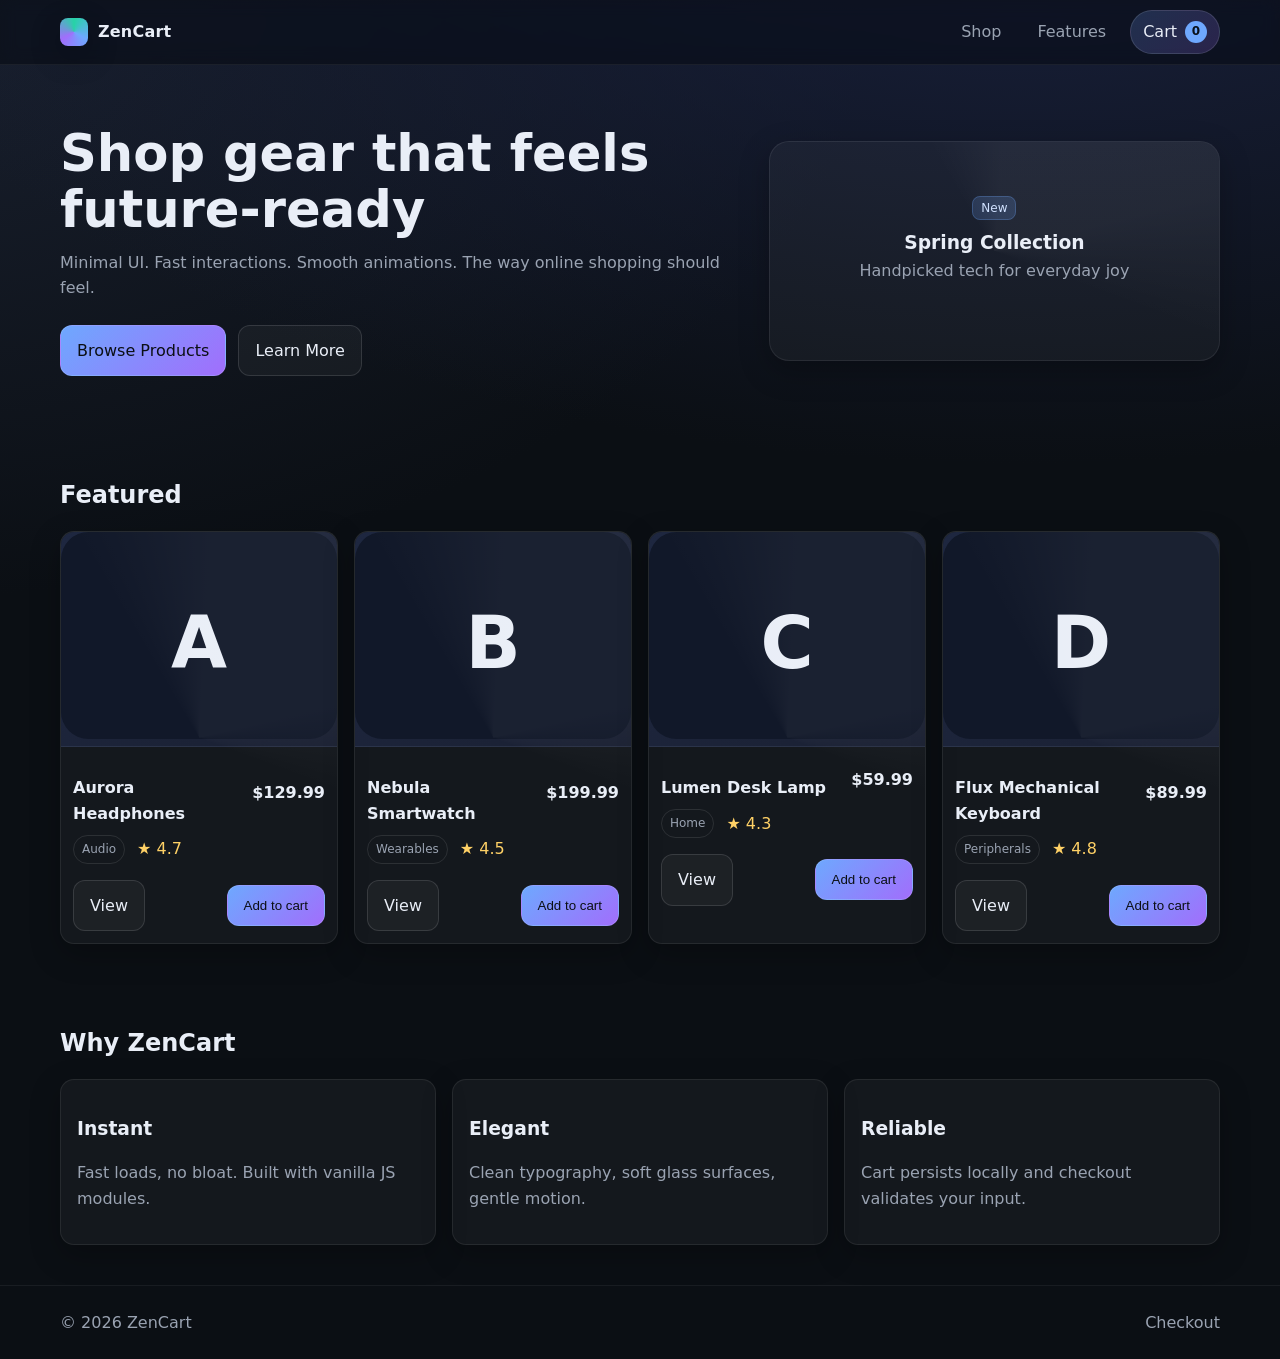
<file: index.html>
<!doctype html>
<html lang="en">
<head>
  <meta charset="utf-8"/>
  <meta name="viewport" content="width=device-width, initial-scale=1"/>
  <title>ZenCart — Modern E-commerce</title>
  <meta name="description" content="ZenCart: beautifully minimal shopping experience with modern UI."/>
  <meta property="og:title" content="ZenCart"/>
  <meta property="og:description" content="Beautifully minimal shopping experience."/>
  <link rel="icon" href="data:image/svg+xml,<svg xmlns='http://www.w3.org/2000/svg' viewBox='0 0 64 64'><linearGradient id='g' x1='0' x2='1'><stop stop-color='%236ea8fe'/><stop offset='1' stop-color='%23a16efc'/></linearGradient><rect rx='12' width='64' height='64' fill='%23111829'/><path d='M12 36h22l-18 16h34v-6H32l18-16H12z' fill='url(%23g)'/></svg>">
  <link rel="stylesheet" href="assets/css/base.css"/>
</head>
<body>
  <a href="#main" class="skip-link">Skip to content</a>
  <header class="header">
    <div class="container nav">
      <a class="brand" href="index.html"><span class="logo"></span> ZenCart</a>
      <nav class="row">
        <a class="link" href="plp.html">Shop</a>
        <a class="link" href="#features">Features</a>
        <a class="cart-pill" href="cart.html">Cart <span id="cart-count" class="pill-badge">0</span></a>
      </nav>
    </div>
  </header>

  <main id="main" class="container" tabindex="-1">
    <section class="hero">
      <div class="fade-up">
        <h1>Shop gear that feels future‑ready</h1>
        <p>Minimal UI. Fast interactions. Smooth animations. The way online shopping should feel.</p>
        <div class="cta">
          <a class="btn primary" href="plp.html">Browse Products</a>
          <a class="btn ghost" href="#features">Learn More</a>
        </div>
      </div>
      <div class="glass shine fade-up center" style="min-height:220px;border-radius:20px">
        <div class="text-center">
          <span class="badge">New</span>
          <h3 class="mt-1 mb-0">Spring Collection</h3>
          <p class="muted mt-1">Handpicked tech for everyday joy</p>
        </div>
      </div>
    </section>

    <section>
      <h2 class="section-title">Featured</h2>
      <div id="featured" class="grid cols-4"></div>
    </section>

    <section id="features">
      <h2 class="section-title">Why ZenCart</h2>
      <div class="grid cols-3">
        <div class="glass fade-up" style="padding:16px">
          <h3 class="mb-0">Instant</h3>
          <p class="muted">Fast loads, no bloat. Built with vanilla JS modules.</p>
        </div>
        <div class="glass fade-up" style="padding:16px">
          <h3 class="mb-0">Elegant</h3>
          <p class="muted">Clean typography, soft glass surfaces, gentle motion.</p>
        </div>
        <div class="glass fade-up" style="padding:16px">
          <h3 class="mb-0">Reliable</h3>
          <p class="muted">Cart persists locally and checkout validates your input.</p>
        </div>
      </div>
    </section>
  </main>

  <footer class="footer">
    <div class="container row between">
      <span class="muted">© <span id="year"></span> ZenCart</span>
      <a class="link" href="checkout.html">Checkout</a>
    </div>
  </footer>

  <script src="assets/js/bundle.js" defer></script>
</body>
</html>
</file>
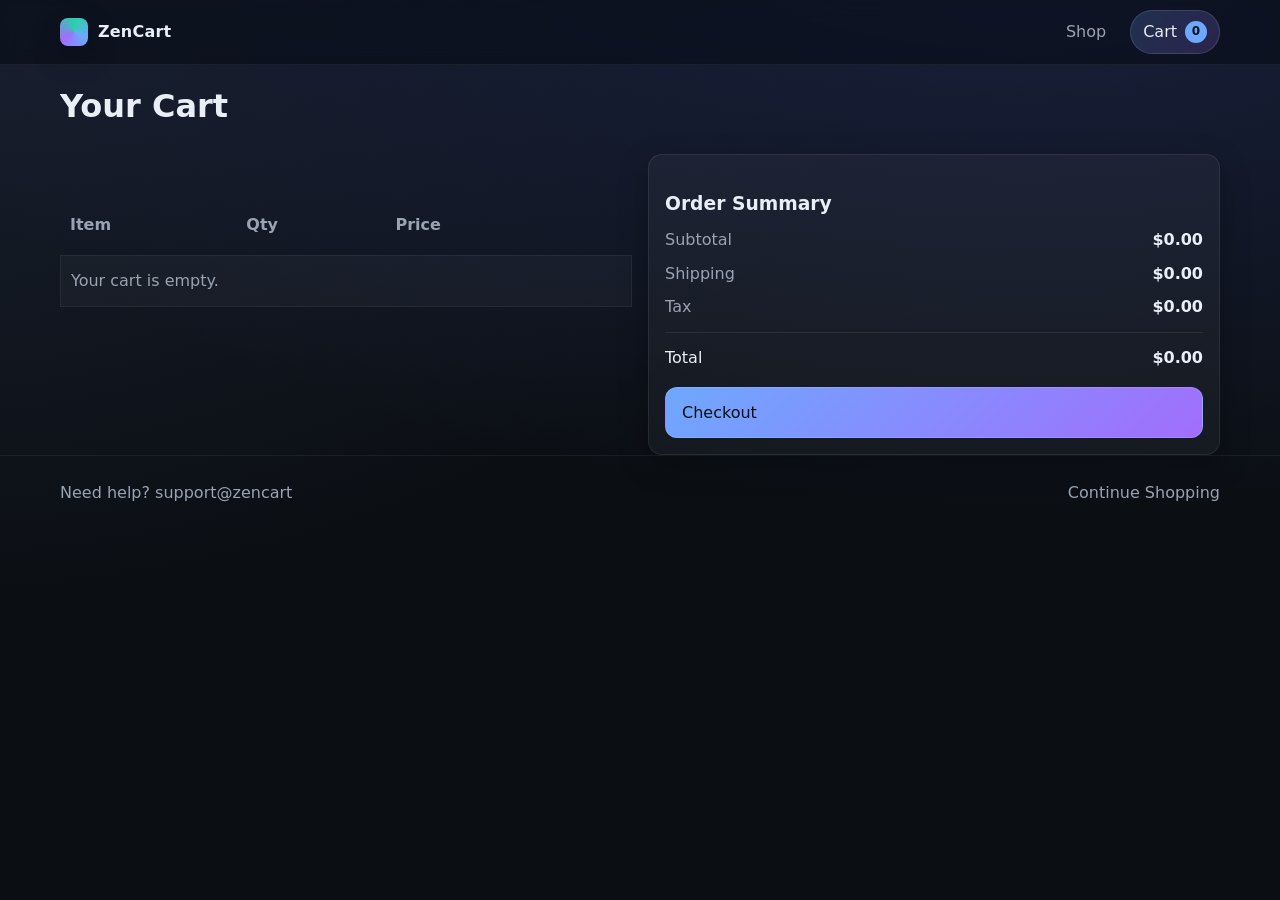
<file: cart.html>
<!doctype html>
<html lang="en">
<head>
  <meta charset="utf-8"/>
  <meta name="viewport" content="width=device-width, initial-scale=1"/>
  <title>Your Cart — ZenCart</title>
  <link rel="stylesheet" href="assets/css/base.css"/>
</head>
<body>
  <a href="#main" class="skip-link">Skip to content</a>
  <header class="header">
    <div class="container nav">
      <a class="brand" href="index.html"><span class="logo"></span> ZenCart</a>
      <nav class="row">
        <a class="link" href="plp.html">Shop</a>
        <a class="cart-pill" href="cart.html">Cart <span id="cart-count" class="pill-badge">0</span></a>
      </nav>
    </div>
  </header>

  <main id="main" class="container" tabindex="-1">
    <h1 class="mt-2">Your Cart</h1>
    <div class="grid cols-2">
      <section>
        <table class="table w-100" id="cart-table">
          <thead>
            <tr><th>Item</th><th>Qty</th><th class="text-right">Price</th><th></th></tr>
          </thead>
          <tbody id="rows"></tbody>
        </table>
      </section>
      <aside class="glass" style="padding:16px;height:max-content">
        <h3 class="mb-0">Order Summary</h3>
        <div class="row between mt-1"><span class="muted">Subtotal</span><strong id="s-sub">$0.00</strong></div>
        <div class="row between mt-1"><span class="muted">Shipping</span><strong id="s-ship">$0.00</strong></div>
        <div class="row between mt-1"><span class="muted">Tax</span><strong id="s-tax">$0.00</strong></div>
        <hr style="border:0;border-top:1px solid rgba(255,255,255,.08);margin:12px 0"/>
        <div class="row between"><span>Total</span><strong id="s-total">$0.00</strong></div>
        <a class="btn primary w-100 mt-2" href="checkout.html">Checkout</a>
      </aside>
    </div>
  </main>

  <footer class="footer">
    <div class="container row between">
      <span class="muted">Need help? support@zencart</span>
      <a class="link" href="index.html">Continue Shopping</a>
    </div>
  </footer>

  <script>
    (async () => {
      try {
        const { initApp } = await import('./assets/js/app.js');
        const { qs, tmpl } = await import('./assets/js/utils.js');
        const { getCart, hydrateCartPrices, computeTotals, lineTotal, updateQty, removeItem } = await import('./assets/js/cart.js');
        const { getProductById } = await import('./assets/js/products.js');
        initApp();
        const tbody = qs('#rows');
        const fmt = (n)=>`$${(n/100).toFixed(2)}`;
        const render = () => {
          hydrateCartPrices((id)=>{ const p = getProductById(id); return p?{price:p.price,name:p.name}:null; });
          const cart = getCart();
          tbody.innerHTML = cart.length?'':'<tr><td colspan="4" class="muted">Your cart is empty.</td></tr>';
          cart.forEach(i => {
            const row = tmpl(`<tr>
              <td>${i.name||i.id}</td>
              <td>
                <div class="qty">
                  <button data-dec data-id="${i.id}">−</button>
                  <input data-qinp="${i.id}" value="${i.qty}"/>
                  <button data-inc data-id="${i.id}">+</button>
                </div>
              </td>
              <td class="text-right">${fmt(lineTotal(i))}</td>
              <td class="text-right"><button class="btn ghost" data-remove data-id="${i.id}">Remove</button></td>
            </tr>`);
            tbody.appendChild(row);
          });
          const t = computeTotals();
          qs('#s-sub').textContent = fmt(t.subtotal);
          qs('#s-ship').textContent = fmt(t.shipping);
          qs('#s-tax').textContent = fmt(t.tax);
          qs('#s-total').textContent = fmt(t.total);
        };
        tbody.addEventListener('click',(e)=>{
          const dec = e.target.closest('[data-dec]');
          const inc = e.target.closest('[data-inc]');
          const rm  = e.target.closest('[data-remove]');
          if (dec||inc) {
            const id=(dec||inc).dataset.id; const input=qs(`input[data-qinp="${id}"]`);
            const cur = Number(input.value)||1; const next = inc?cur+1:Math.max(1,cur-1);
            input.value = next; updateQty(id,next); render(); return;
          }
          if (rm) { removeItem(rm.dataset.id); render(); }
        });
        tbody.addEventListener('input',(e)=>{
          const inp = e.target.closest('input[data-qinp]'); if (!inp) return;
          const id = inp.dataset.qinp; const val = Math.max(1, Number(inp.value)||1); inp.value = val; updateQty(id,val); render();
        });
        render();
      } catch (e) {
        var s=document.createElement('script'); s.src='assets/js/bundle.js'; s.onload=()=>window.ZC&&window.ZC.initCart&&window.ZC.initCart(); document.head.appendChild(s);
      }
    })();
  </script>
</body>
</html>
</file>
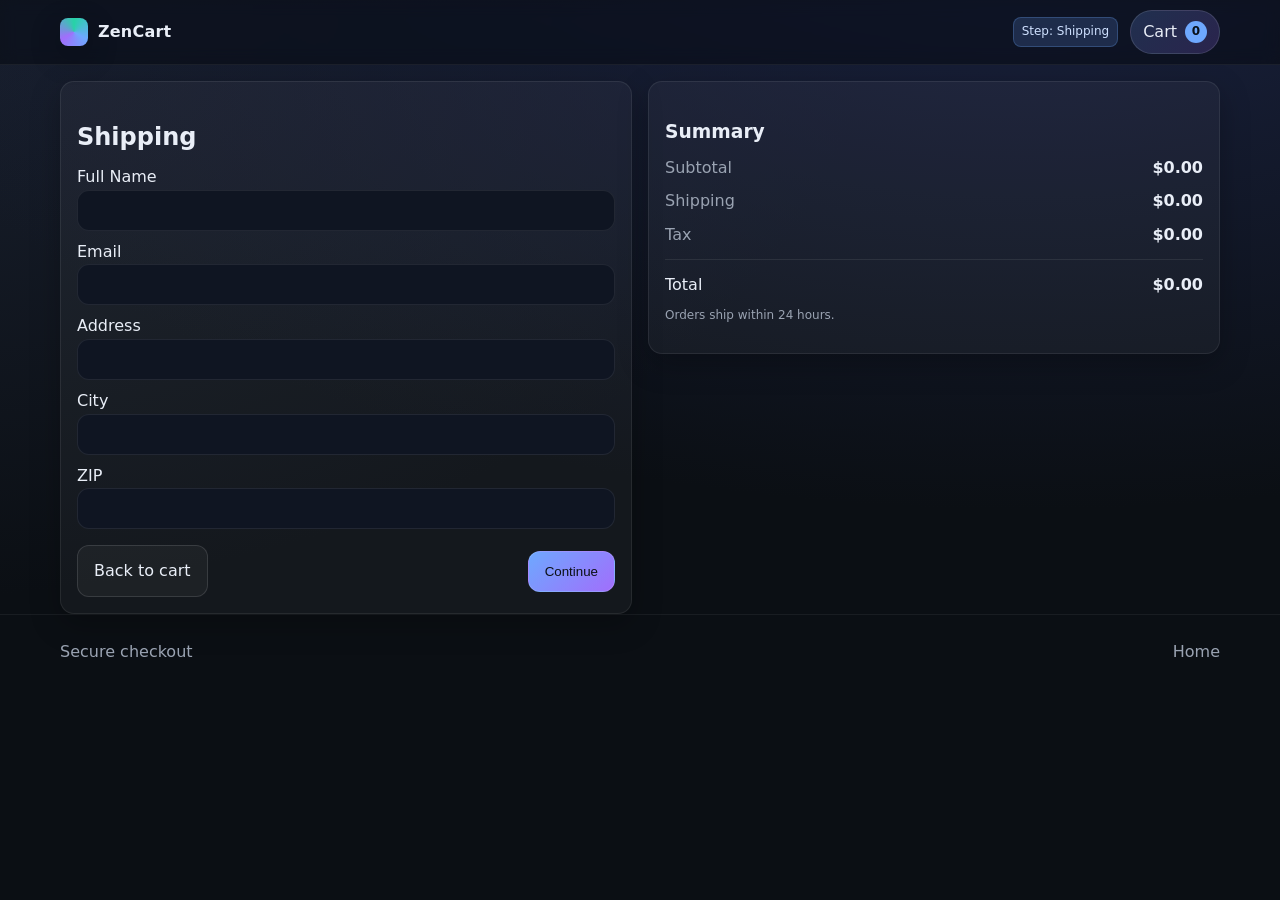
<file: checkout.html>
<!doctype html>
<html lang="en">
<head>
  <meta charset="utf-8"/>
  <meta name="viewport" content="width=device-width, initial-scale=1"/>
  <title>Checkout — ZenCart</title>
  <link rel="stylesheet" href="assets/css/base.css"/>
</head>
<body>
  <a href="#checkout" class="skip-link">Skip to content</a>
  <header class="header">
    <div class="container nav">
      <a class="brand" href="index.html"><span class="logo"></span> ZenCart</a>
      <nav class="row">
        <span class="badge">Step: <span id="step-label">Shipping</span></span>
        <a class="cart-pill" href="cart.html">Cart <span id="cart-count" class="pill-badge">0</span></a>
      </nav>
    </div>
  </header>

  <main class="container" id="checkout">
    <div class="grid cols-2 mt-2">
      <section class="glass" style="padding:16px">
        <div data-step="shipping">
          <h2 class="mb-0">Shipping</h2>
          <form id="shipping-form" class="mt-1">
            <label>Full Name<input name="fullname" required/></label>
            <label>Email<input name="email" type="email" required/></label>
            <label>Address<input name="address" required/></label>
            <label>City<input name="city" required/></label>
            <label>ZIP<input name="zip" required/></label>
          </form>
          <div class="row between mt-2">
            <a class="btn ghost" href="cart.html">Back to cart</a>
            <button class="btn primary" id="to-payment">Continue</button>
          </div>
        </div>

        <div class="hidden" data-step="payment">
          <h2 class="mb-0">Payment</h2>
          <form id="payment-form" class="mt-1">
            <label>Card Number<input name="card" inputmode="numeric" placeholder="4242 4242 4242 4242" required/></label>
            <label>Expiry (MM/YY)<input name="exp" placeholder="12/29" required/></label>
            <label>CVV<input name="cvv" inputmode="numeric" placeholder="123" required/></label>
          </form>
          <div class="row between mt-2">
            <button class="btn ghost" id="back-shipping">Back</button>
            <button class="btn primary" id="to-review">Review</button>
          </div>
        </div>

        <div class="hidden" data-step="review">
          <h2 class="mb-0">Review</h2>
          <div class="mt-1">
            <div class="row between"><span class="muted">Name</span><strong id="review-name"></strong></div>
            <div class="row between mt-1"><span class="muted">Email</span><strong id="review-email"></strong></div>
            <div class="row between mt-1"><span class="muted">Payment</span><strong id="review-card"></strong></div>
          </div>
          <div class="row between mt-2">
            <button class="btn ghost" id="back-payment">Back</button>
            <button class="btn primary" id="place-order">Place Order</button>
          </div>
        </div>
      </section>

      <aside class="glass" style="padding:16px;height:max-content">
        <h3 class="mb-0">Summary</h3>
        <div class="row between mt-1"><span class="muted">Subtotal</span><strong id="sum-subtotal">$0.00</strong></div>
        <div class="row between mt-1"><span class="muted">Shipping</span><strong id="sum-shipping">$0.00</strong></div>
        <div class="row between mt-1"><span class="muted">Tax</span><strong id="sum-tax">$0.00</strong></div>
        <hr style="border:0;border-top:1px solid rgba(255,255,255,.08);margin:12px 0"/>
        <div class="row between"><span>Total</span><strong id="sum-total">$0.00</strong></div>
        <p class="helper mt-1">Orders ship within 24 hours.</p>
      </aside>
    </div>
  </main>

  <footer class="footer">
    <div class="container row between">
      <span class="muted">Secure checkout</span>
      <a class="link" href="index.html">Home</a>
    </div>
  </footer>

  <script>
    (async () => {
      try { await import('./assets/js/app.js'); await import('./assets/js/forms.js'); }
      catch (e) { var s=document.createElement('script'); s.src='assets/js/bundle.js'; document.head.appendChild(s); }
    })();
  </script>
</body>
</html>
</file>
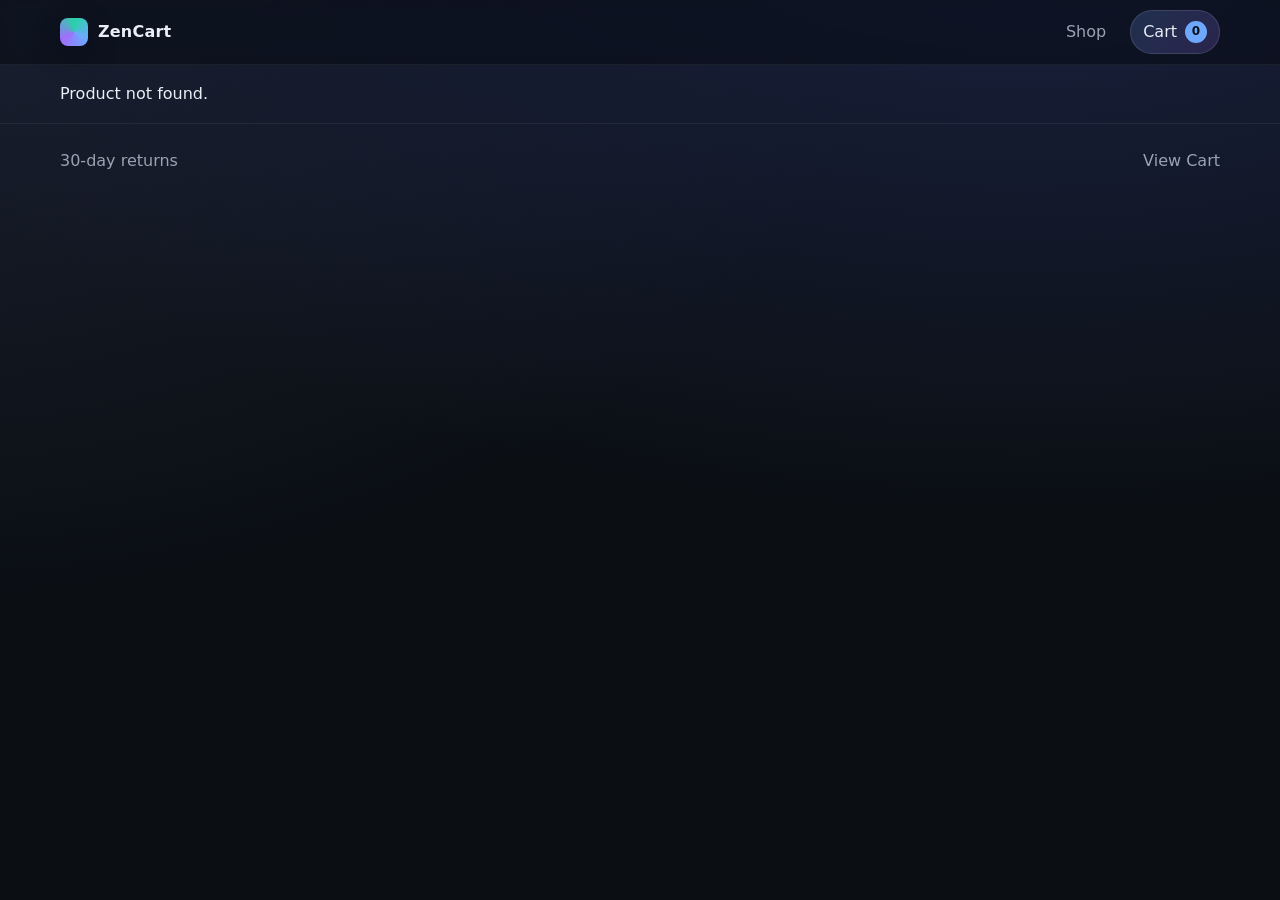
<file: pdp.html>
<!doctype html>
<html lang="en">
<head>
  <meta charset="utf-8"/>
  <meta name="viewport" content="width=device-width, initial-scale=1"/>
  <title>Product — ZenCart</title>
  <link rel="stylesheet" href="assets/css/base.css"/>
  </head>
<body>
  <a href="#main" class="skip-link">Skip to content</a>
  <header class="header">
    <div class="container nav">
      <a class="brand" href="index.html"><span class="logo"></span> ZenCart</a>
      <nav class="row">
        <a class="link" href="plp.html">Shop</a>
        <a class="cart-pill" href="cart.html">Cart <span id="cart-count" class="pill-badge">0</span></a>
      </nav>
    </div>
  </header>

  <main id="main" class="container" tabindex="-1">
    <div class="breadcrumb mt-2"><a href="plp.html">Shop</a> › <span id="bc-name">Product</span></div>
    <section class="grid cols-2">
      <div id="img" class="glass shine" style="min-height:280px"></div>
      <div>
        <h1 id="name">Product</h1>
        <p id="desc" class="muted"></p>
        <div class="row mt-1"><span id="cat" class="chip"></span><span id="rate" class="rating"></span></div>
        <div class="row between mt-2">
          <span id="price" class="price"></span>
          <div class="qty">
            <button id="dec">−</button>
            <input id="qty" value="1" inputmode="numeric"/>
            <button id="inc">+</button>
          </div>
        </div>
        <div class="mt-2">
          <button id="add" class="btn primary">Add to cart</button>
        </div>
      </div>
    </section>
  </main>

  <footer class="footer">
    <div class="container row between">
      <span class="muted">30‑day returns</span>
      <a class="link" href="cart.html">View Cart</a>
    </div>
  </footer>

  <script src="assets/js/bundle.js" defer></script>
</body>
</html>
</file>
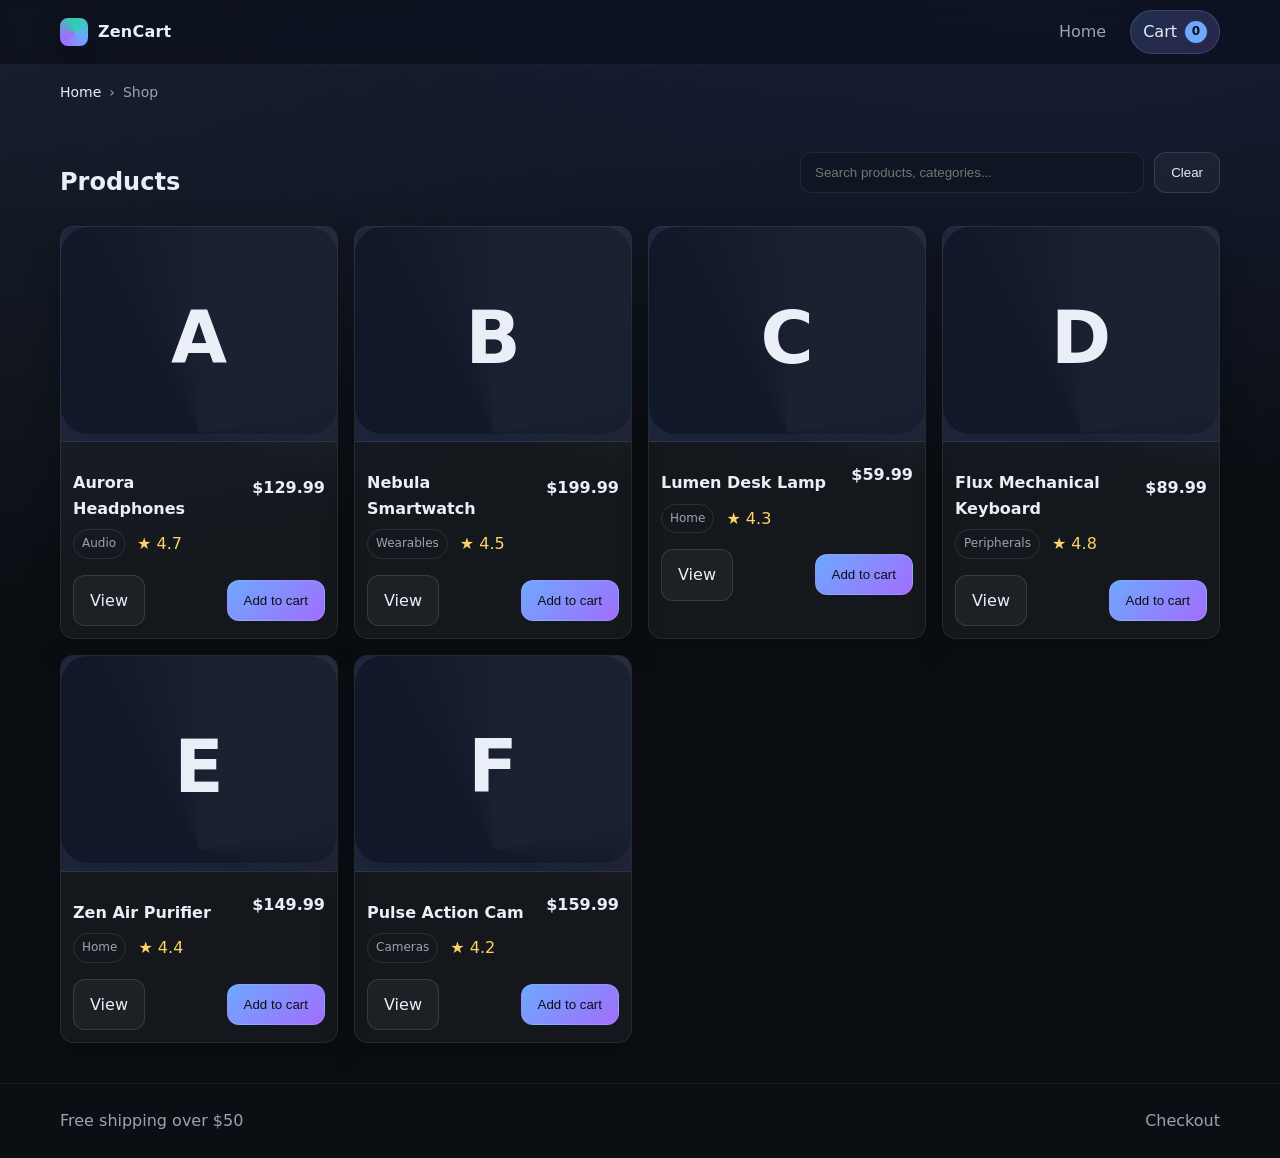
<file: plp.html>
<!doctype html>
<html lang="en">
<head>
  <meta charset="utf-8"/>
  <meta name="viewport" content="width=device-width, initial-scale=1"/>
  <title>Shop — ZenCart</title>
  <link rel="stylesheet" href="assets/css/base.css"/>
</head>
<body>
  <a href="#main" class="skip-link">Skip to content</a>
  <header class="header">
    <div class="container nav">
      <a class="brand" href="index.html"><span class="logo"></span> ZenCart</a>
      <nav class="row">
        <a class="link" href="index.html">Home</a>
        <a class="cart-pill" href="cart.html">Cart <span id="cart-count" class="pill-badge">0</span></a>
      </nav>
    </div>
  </header>

  <main id="main" class="container" tabindex="-1">
    <div class="breadcrumb mt-2"><a href="index.html">Home</a> › <span>Shop</span></div>
    <section>
      <div class="row between">
        <h1 class="mb-0">Products</h1>
        <div class="search w-100" style="max-width:420px">
          <input id="search" placeholder="Search products, categories..."/>
          <button class="btn ghost" id="clear">Clear</button>
        </div>
      </div>
      <div class="spacer"></div>
      <div id="plp" class="grid cols-4"></div>
    </section>
  </main>

  <footer class="footer">
    <div class="container row between">
      <span class="muted">Free shipping over $50</span>
      <a class="link" href="checkout.html">Checkout</a>
    </div>
  </footer>

  <script src="assets/js/bundle.js" defer></script>
</body>
</html>
</file>
<file: assets/css/base.css>
/* ZenCart Base Styles - modern, responsive, <250 lines */
:root{--bg:#0b0f14;--card:#121824;--muted:#9aa3b2;--text:#e9eef7;--brand:#6ea8fe;--brand-2:#a16efc;--accent:#26d3a6;--danger:#ff6b6b;--shadow:0 10px 30px rgba(0,0,0,.25);--radius:14px;--gap:16px;--max:1200px}
*{box-sizing:border-box}html,body{padding:0;margin:0}
body{font:16px/1.6 system-ui,-apple-system,Segoe UI,Roboto,Inter,sans-serif;color:var(--text);background:radial-gradient(1200px 600px at 80% -10%,#1a2240,transparent),radial-gradient(1000px 600px at -10% 0,#19202f,transparent),var(--bg);min-height:100svh}
img{max-width:100%;height:auto;display:block}
a{color:inherit;text-decoration:none}
/* Focus ring (keyboard) */
:focus-visible{outline:3px solid var(--brand); outline-offset:3px; border-radius:12px}

/* Layout */
.container{width:100%;max-width:var(--max);padding:0 20px;margin:0 auto}
.grid{display:grid;gap:var(--gap)}
.grid.cols-2{grid-template-columns:repeat(2,minmax(0,1fr))}
.grid.cols-3{grid-template-columns:repeat(3,minmax(0,1fr))}
.grid.cols-4{grid-template-columns:repeat(4,minmax(0,1fr))}
@media (max-width:1000px){.grid.cols-4{grid-template-columns:repeat(3,1fr)}}
@media (max-width:760px){.grid.cols-3,.grid.cols-4{grid-template-columns:repeat(2,1fr)}.grid.cols-2{grid-template-columns:1fr}}

/* Header */
.header{position:sticky;top:0;z-index:50;background:rgba(9,13,19,.6);backdrop-filter:saturate(130%) blur(8px);border-bottom:1px solid rgba(255,255,255,.06)}
.nav{display:flex;align-items:center;justify-content:space-between;height:64px}
.brand{display:flex;align-items:center;gap:10px;font-weight:700;letter-spacing:.2px}
.logo{width:28px;height:28px;border-radius:8px;background:conic-gradient(from 120deg at 50% 50%,var(--brand),var(--brand-2),var(--accent),var(--brand));box-shadow:var(--shadow)}
.nav a.link{padding:8px 12px;border-radius:10px;color:var(--muted)}
.nav a.link:hover{color:var(--text);background:rgba(255,255,255,.06)}
.cart-pill{display:inline-flex;align-items:center;gap:8px;padding:8px 12px;border-radius:999px;background:linear-gradient(135deg,rgba(110,168,254,.2),rgba(161,110,252,.2));border:1px solid rgba(255,255,255,.12)}
.pill-badge{min-width:22px;height:22px;display:inline-grid;place-items:center;border-radius:11px;background:var(--brand);color:#09111b;font-size:12px;font-weight:700;padding:0 6px}

/* Hero */
.hero{display:grid;grid-template-columns:1.2fr .8fr;gap:32px;align-items:center;padding:60px 0}
.hero h1{font-size:clamp(32px,4vw,56px);line-height:1.1;margin:0 0 12px}
.hero p{color:var(--muted);margin:0 0 24px}
.cta{display:flex;gap:12px}
.btn{display:inline-flex;align-items:center;gap:10px;border:1px solid rgba(255,255,255,.12);padding:12px 16px;border-radius:12px;color:var(--text);transition:transform .15s ease,background .2s}
.btn:hover{transform:translateY(-2px)}
.btn.primary{background:linear-gradient(135deg,var(--brand),var(--brand-2));color:#0b0f14}
.btn.ghost{background:rgba(255,255,255,.04)}
.glass{background:rgba(255,255,255,.04);border:1px solid rgba(255,255,255,.08);border-radius:var(--radius);box-shadow:var(--shadow);overflow:hidden}

/* Cards */
.card{position:relative;overflow:hidden;z-index:1;transition:transform .2s ease,box-shadow .2s ease}
.card:hover{transform:translateY(-4px);box-shadow:0 14px 38px rgba(0,0,0,.35)}
.card:hover{transform:translateY(-4px);box-shadow:0 14px 38px rgba(0,0,0,.35)}
.card .thumb{aspect-ratio:4/3;border-bottom:1px solid rgba(255,255,255,.06);background:linear-gradient(135deg,#1e2740,#1a2032)}
.card .thumb{pointer-events:none}
.card .content{padding:12px}
.price{font-weight:700}
.muted{color:var(--muted)}
.rating{color:#ffd166}
.chip{display:inline-block;padding:4px 8px;border:1px solid rgba(255,255,255,.1);border-radius:999px;font-size:12px;color:var(--muted)}
.row{display:flex;align-items:center;gap:12px}
.row.between{justify-content:space-between}

/* Forms */
label{display:block;margin:8px 0 6px}
input,select,textarea{width:100%;padding:12px 14px;border-radius:12px;border:1px solid rgba(255,255,255,.08);background:#0f1522;color:var(--text);outline:none}
input:focus,select:focus,textarea:focus{border-color:var(--brand)}
.helper{font-size:12px;color:var(--muted)}
.error{color:var(--danger);font-size:13px}

/* Sections */
section{padding:40px 0}
.section-title{font-size:24px;margin:0 0 16px}

/* Footer */
.footer{padding:24px 0;color:var(--muted);border-top:1px solid rgba(255,255,255,.06)}

/* Tables / Cart */
.table{width:100%;border-collapse:separate;border-spacing:0 10px}
.table th{font-weight:600;color:var(--muted);text-align:left;padding:8px 10px}
.table td{background:rgba(255,255,255,.03);border:1px solid rgba(255,255,255,.06);padding:12px 10px}
.qty{display:inline-flex;border:1px solid rgba(255,255,255,.12);border-radius:12px;overflow:hidden}
.qty button{background:transparent;color:var(--text);border:0;width:36px}
.qty input{width:48px;text-align:center;border:0;background:transparent}

/* Animations */
.fade-up{opacity:0;transform:translateY(14px);transition:opacity .5s ease,transform .5s ease}
.in-view{opacity:1;transform:none}
.shine{position:relative;overflow:hidden}
.shine{position:relative}
.shine::after{content:"";position:absolute;inset:-50%;background:conic-gradient(from 220deg at 50% 50%,transparent 0 30%,rgba(255,255,255,.04) 40% 60%,transparent 70% 100%);animation:spin 9s linear infinite;pointer-events:none;z-index:0}
.card .content{position:relative;z-index:1}
.card a,.card button{position:relative;z-index:2}
.btn{cursor:pointer;position:relative}
.btn::after{content:"";position:absolute;inset:0;border-radius:inherit;background:rgba(255,255,255,.06);opacity:0;transition:opacity .2s}
.btn:active::after{opacity:1}
@keyframes spin{to{transform:rotate(1turn)}}

/* Utilities */
.spacer{height:24px}
.hidden{display:none !important}
.center{display:grid;place-items:center}
.mb-0{margin-bottom:0}.mt-0{margin-top:0}
.mt-1{margin-top:8px}.mt-2{margin-top:16px}.mt-3{margin-top:24px}
.px-0{padding-left:0;padding-right:0}
.w-100{width:100%}
.text-right{text-align:right}
.text-center{text-align:center}

/* Search bar */
.search{display:flex;gap:10px}
.search input{flex:1}

/* Badges */
.badge{font-size:12px;padding:4px 8px;border-radius:8px;background:rgba(110,168,254,.18);border:1px solid rgba(110,168,254,.25);color:#cfe1ff}

/* Breadcrumbs */
.breadcrumb{display:flex;align-items:center;gap:8px;color:var(--muted);font-size:14px}
.breadcrumb a{color:var(--text)}

/* Toast */
.toast{position:fixed;left:50%;bottom:24px;transform:translateX(-50%) translateY(10px);background:linear-gradient(135deg,rgba(110,168,254,.2),rgba(161,110,252,.2));border:1px solid rgba(255,255,255,.15);padding:10px 14px;border-radius:12px;color:var(--text);opacity:0;transition:opacity .2s ease,transform .2s ease;backdrop-filter:blur(6px);z-index:9999}
.toast.show{opacity:1;transform:translateX(-50%) translateY(0)}
/* Screen reader only */
.sr-only{position:absolute;width:1px;height:1px;padding:0;margin:-1px;overflow:hidden;clip:rect(0,0,0,0);white-space:nowrap;border:0}
/* Skip link */
.skip-link{position:absolute;left:-9999px;top:auto;width:1px;height:1px;overflow:hidden}
.skip-link:focus{left:16px;top:16px;width:auto;height:auto;z-index:10000;background:#0f1522;color:var(--text);padding:8px 12px;border-radius:10px;border:1px solid rgba(255,255,255,.15)}
</file>
